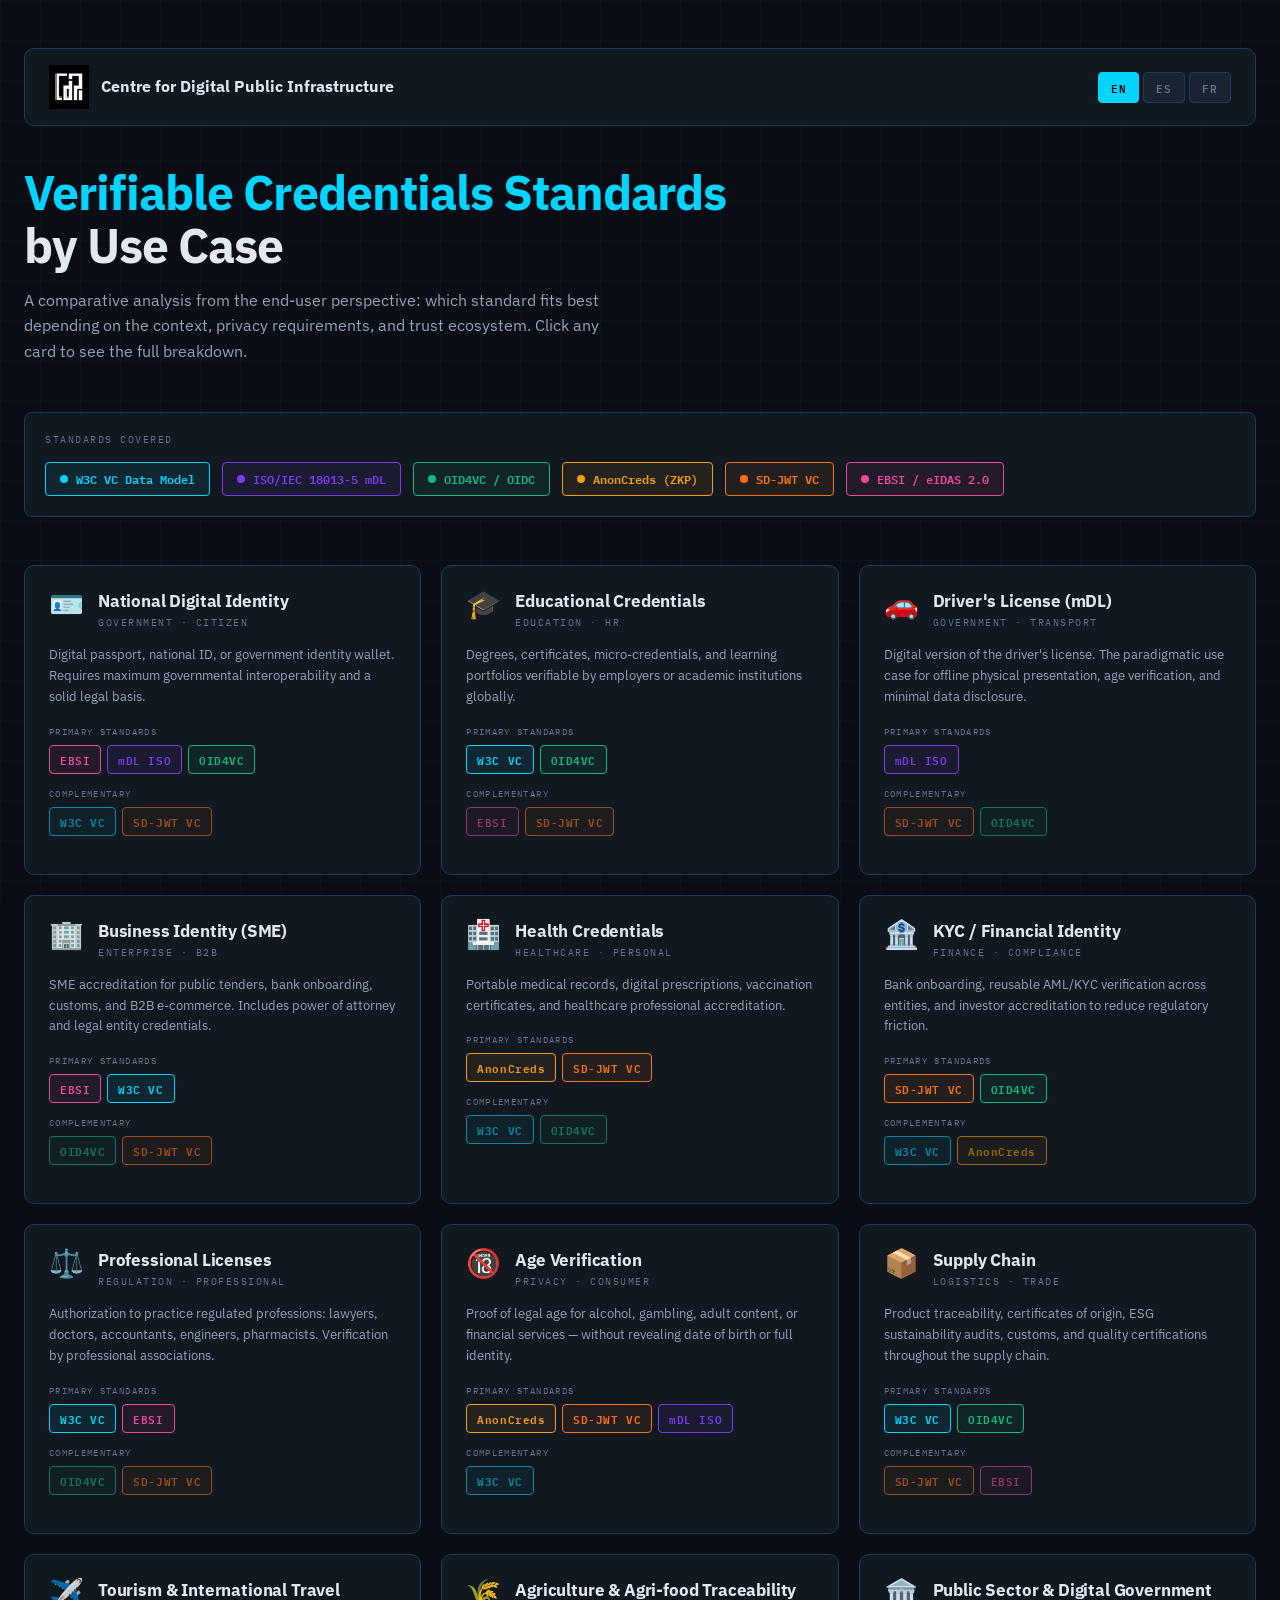
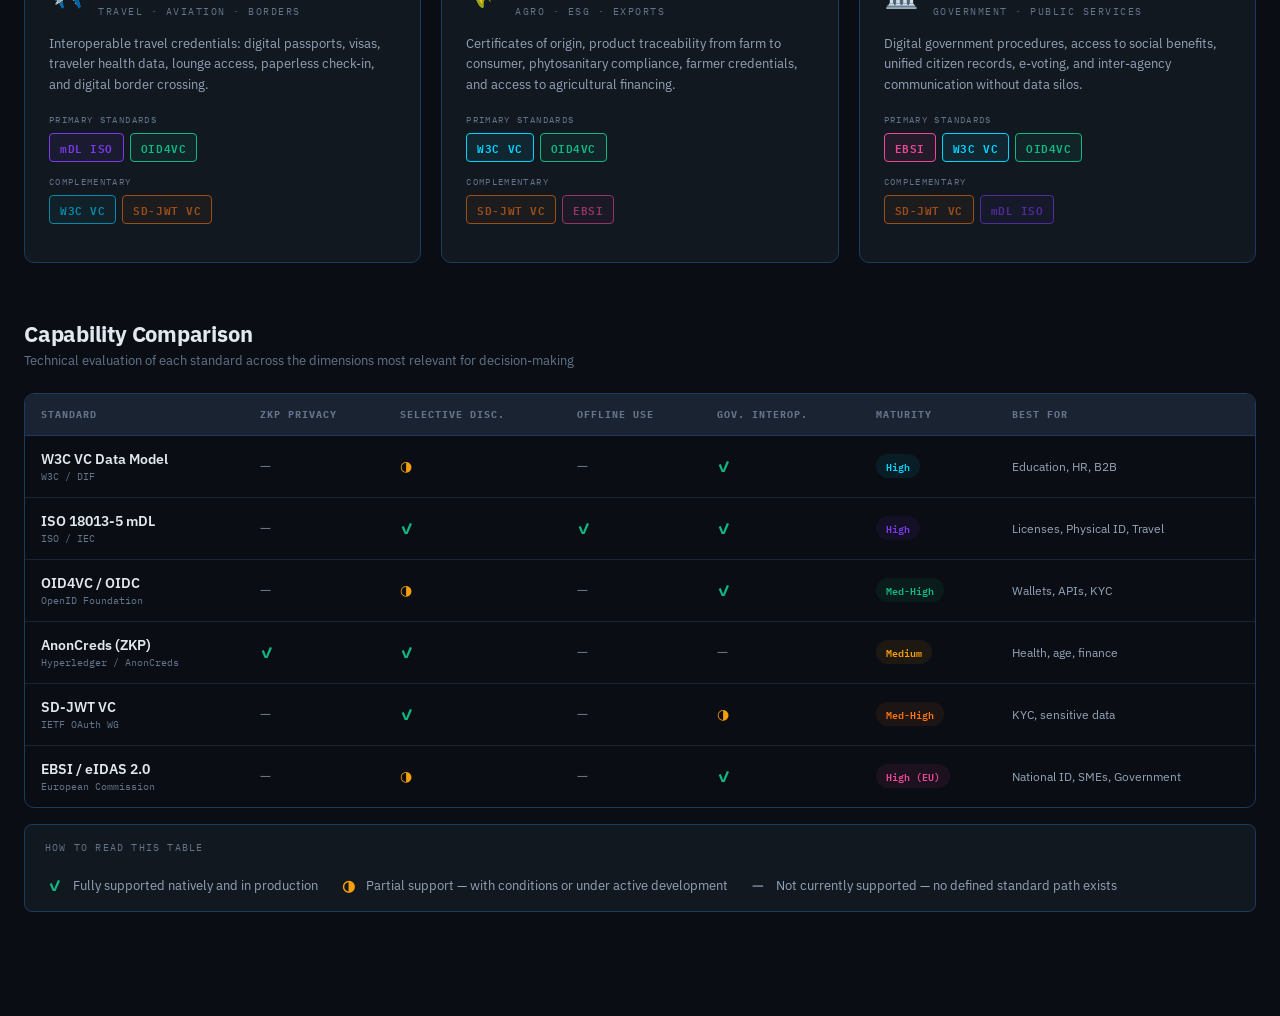
<file: index.html>
<!DOCTYPE html>
<html lang="es">
<head>
<meta charset="UTF-8">
<meta name="viewport" content="width=device-width, initial-scale=1.0">
<title>Estándares de Credenciales Verificables por Caso de Uso</title>
<link href="https://fonts.googleapis.com/css2?family=IBM+Plex+Mono:wght@400;600&family=IBM+Plex+Sans:wght@300;400;600;700&display=swap" rel="stylesheet">
<link rel="stylesheet" href="styles.css">
</head>
<body>
<div class="overlay" id="overlay" onclick="closePanel()"></div>
<div class="detail-panel" id="detailPanel">
  <button class="panel-close" onclick="closePanel()">✕</button>
  <div class="panel-content" id="panelContent"></div>
</div>

<div class="container">

  <div class="logo-bar">
    <div style="display:flex;align-items:center;gap:12px;">
      <img src="[data-uri]" style="height:44px;image-rendering:pixelated;" alt="CDPI Logo">
      <div><div style="font-size:16px;font-weight:700;color:#e2e8f0;font-family:'IBM Plex Sans',sans-serif;line-height:1.2;">Centre for Digital Public Infrastructure</div></div>
    </div>
    <div class="lang-switcher">
      <button class="lang-btn" data-lang="en" onclick="setLanguage('en')">EN</button>
      <button class="lang-btn active" data-lang="es" onclick="setLanguage('es')">ES</button>
      <button class="lang-btn" data-lang="fr" onclick="setLanguage('fr')">FR</button> 
    </div>
  </div>

  <header>
    <h1 data-i18n-html="h1"></h1>
    <p class="subtitle" data-i18n="subtitle"></p>
  </header>

  <div class="legend">
    <div class="legend-title" data-i18n="legendTitle"></div>
    <div class="legend-item c-w3c"><div class="legend-dot dot-w3c"></div>W3C VC Data Model</div>
    <div class="legend-item c-mdoc"><div class="legend-dot dot-mdoc"></div>ISO/IEC 18013-5 mDL</div>
    <div class="legend-item c-oidc"><div class="legend-dot dot-oidc"></div>OID4VC / OIDC</div>
    <div class="legend-item c-anoncred"><div class="legend-dot dot-anoncred"></div>AnonCreds (ZKP)</div>
    <div class="legend-item c-sd-jwt"><div class="legend-dot dot-sd-jwt"></div>SD-JWT VC</div>
    <div class="legend-item c-ebsi"><div class="legend-dot dot-ebsi"></div>EBSI / eIDAS 2.0</div>
  </div>

  <div class="grid" id="cardsGrid"></div>

  <div class="table-section">
    <div class="section-header">
      <div class="section-title" data-i18n="sectionTitle"></div>
      <div class="section-sub" data-i18n="sectionSub"></div>
    </div>
    <div class="table-wrap">
      <table>
        <thead>
          <tr>
            <th data-i18n="thStandard"></th>
            <th data-i18n="thZKP"></th>
            <th data-i18n="thSD"></th>
            <th data-i18n="thOffline"></th>
            <th data-i18n="thGov"></th>
            <th data-i18n="thMaturity"></th>
            <th data-i18n="thBest"></th>
          </tr>
        </thead>
        <tbody id="compTable"></tbody>
      </table>
    </div>
    <div class="table-legend">
      <div class="table-legend-title" data-i18n="tableLegendTitle"></div>
      <div class="tl-item"><span class="tl-sym check">✓</span><span data-i18n="tlCheck"></span></div>
      <div class="tl-item"><span class="tl-sym partial">◑</span><span data-i18n="tlPartial"></span></div>
      <div class="tl-item"><span class="tl-sym cross">—</span><span data-i18n="tlCross"></span></div>
    </div>
  </div>
</div>

<script src="app.js"></script>
</body>
</html>
</file>
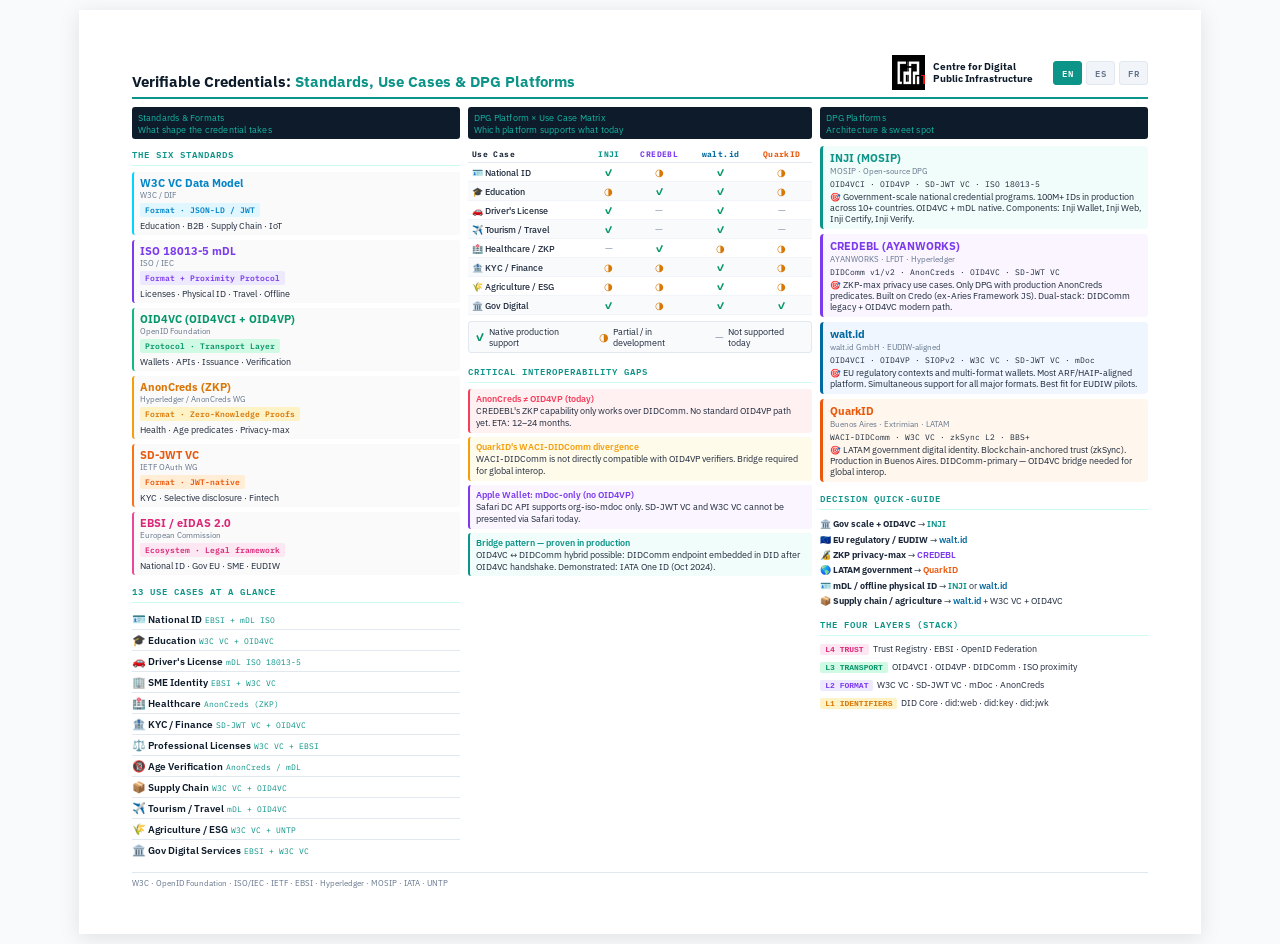
<file: vc-cheatsheet.html>
<!DOCTYPE html>
<html lang="en">
<head>
<meta charset="UTF-8">
<meta name="viewport" content="width=device-width, initial-scale=1.0">
<title>VC Ecosystem Cheatsheet</title>
<link rel="stylesheet" href="cheatsheet.css">
</head>
<body>
<div class="page">

  <!-- Header -->
  <div class="page-header">
    <div>
      <h1 data-i18n-html="headerTitle">Verifiable Credentials: <span>Standards, Use Cases &amp; DPG Platforms</span></h1>
      
    </div>
    <div style="display:flex;align-items:center;gap:8px;">
      <img src="[data-uri]" style="height:36px;image-rendering:pixelated;" alt="CDPI Logo">
      <div style="font-size:10px;font-weight:700;color:#0D1B2A;line-height:1.2;font-family:'IBM Plex Sans',sans-serif;">Centre for Digital<br>Public Infrastructure</div>
      <div class="lang-switcher">
        <button class="lang-btn active" data-lang="en" onclick="setLanguage('en')">EN</button>
        <button class="lang-btn" data-lang="es" onclick="setLanguage('es')">ES</button>
        <button class="lang-btn" data-lang="fr" onclick="setLanguage('fr')">FR</button>
      </div>
    </div>
  </div>

  <!-- Body -->
  <div class="body-grid">

    <!-- COL 1: Standards + Use Cases -->
    <div>
      <div class="col-header"><span data-i18n="col1Header">Standards &amp; Formats</span><span data-i18n="col1HeaderSub">What shape the credential takes</span></div>

      <div class="section-title" data-i18n="sixStandardsTitle">The Six Standards</div>

      <div class="std-card c-w3c">
        <div class="std-name">W3C VC Data Model</div>
        <div class="std-org">W3C / DIF</div>
        <div class="std-tag">Format · JSON-LD / JWT</div>
        <div class="std-best" data-i18n="w3cBest">Education · B2B · Supply Chain · IoT</div>
      </div>
      <div class="std-card c-mdoc">
        <div class="std-name">ISO 18013-5 mDL</div>
        <div class="std-org">ISO / IEC</div>
        <div class="std-tag">Format + Proximity Protocol</div>
        <div class="std-best" data-i18n="mdocBest">Licenses · Physical ID · Travel · Offline</div>
      </div>
      <div class="std-card c-oidc">
        <div class="std-name">OID4VC (OID4VCI + OID4VP)</div>
        <div class="std-org">OpenID Foundation</div>
        <div class="std-tag">Protocol · Transport Layer</div>
        <div class="std-best" data-i18n="oidcBest">Wallets · APIs · Issuance · Verification</div>
      </div>
      <div class="std-card c-anon">
        <div class="std-name">AnonCreds (ZKP)</div>
        <div class="std-org">Hyperledger / AnonCreds WG</div>
        <div class="std-tag">Format · Zero-Knowledge Proofs</div>
        <div class="std-best" data-i18n="anonBest">Health · Age predicates · Privacy-max</div>
      </div>
      <div class="std-card c-sdjwt">
        <div class="std-name">SD-JWT VC</div>
        <div class="std-org">IETF OAuth WG</div>
        <div class="std-tag">Format · JWT-native</div>
        <div class="std-best" data-i18n="sdjwtBest">KYC · Selective disclosure · Fintech</div>
      </div>
      <div class="std-card c-ebsi">
        <div class="std-name">EBSI / eIDAS 2.0</div>
        <div class="std-org">European Commission</div>
        <div class="std-tag">Ecosystem · Legal framework</div>
        <div class="std-best" data-i18n="ebsiBest">National ID · Gov EU · SME · EUDIW</div>
      </div>

      <div class="section-title" style="margin-top:8px" data-i18n="useCasesTitle">12 Use Cases at a Glance</div>

      <div class="uc-row"><span class="uc-icon">🪪</span><span class="uc-name" data-i18n="ucNationalId">National ID</span><span class="uc-std">EBSI + mDL ISO</span></div>
      <div class="uc-row"><span class="uc-icon">🎓</span><span class="uc-name" data-i18n="ucEducation">Education</span><span class="uc-std">W3C VC + OID4VC</span></div>
      <div class="uc-row"><span class="uc-icon">🚗</span><span class="uc-name" data-i18n="ucDriverLicense">Driver's License</span><span class="uc-std">mDL ISO 18013-5</span></div>
      <div class="uc-row"><span class="uc-icon">🏢</span><span class="uc-name" data-i18n="ucSME">SME Identity</span><span class="uc-std">EBSI + W3C VC</span></div>
      <div class="uc-row"><span class="uc-icon">🏥</span><span class="uc-name" data-i18n="ucHealthcare">Healthcare</span><span class="uc-std">AnonCreds (ZKP)</span></div>
      <div class="uc-row"><span class="uc-icon">🏦</span><span class="uc-name" data-i18n="ucKYC">KYC / Finance</span><span class="uc-std">SD-JWT VC + OID4VC</span></div>
      <div class="uc-row"><span class="uc-icon">⚖️</span><span class="uc-name" data-i18n="ucProfLicenses">Professional Licenses</span><span class="uc-std">W3C VC + EBSI</span></div>
      <div class="uc-row"><span class="uc-icon">🔞</span><span class="uc-name" data-i18n="ucAgeVerif">Age Verification</span><span class="uc-std">AnonCreds / mDL</span></div>
      <div class="uc-row"><span class="uc-icon">📦</span><span class="uc-name" data-i18n="ucSupplyChain">Supply Chain</span><span class="uc-std">W3C VC + OID4VC</span></div>
      <div class="uc-row"><span class="uc-icon">✈️</span><span class="uc-name" data-i18n="ucTourism">Tourism / Travel</span><span class="uc-std">mDL + OID4VC</span></div>
      <div class="uc-row"><span class="uc-icon">🌾</span><span class="uc-name" data-i18n="ucAgriculture">Agriculture / ESG</span><span class="uc-std">W3C VC + UNTP</span></div>
      <div class="uc-row"><span class="uc-icon">🏛️</span><span class="uc-name" data-i18n="ucGovDigital">Gov Digital Services</span><span class="uc-std">EBSI + W3C VC</span></div>      
    </div>

    <!-- COL 2: Matrix -->
    <div>
      <div class="col-header"><span data-i18n="col2Header">DPG Platform × Use Case Matrix</span><span data-i18n="col2HeaderSub">Which platform supports what today</span></div>
      <div class="matrix-wrap">
        <table class="matrix">
          <thead>
            <tr>
              <th style="text-align:left" data-i18n="matrixUseCase">Use Case</th>
              <th class="th-inji">INJI</th>
              <th class="th-credebl">CREDEBL</th>
              <th class="th-walt">walt.id</th>
              <th class="th-quark">QuarkID</th>
            </tr>
          </thead>
          <tbody>
            <tr><td data-i18n="matrixNationalId">🪪 National ID</td>         <td class="ck">✓</td><td class="pr">◑</td><td class="ck">✓</td><td class="pr">◑</td></tr>
            <tr><td data-i18n="matrixEducation">🎓 Education</td>             <td class="pr">◑</td><td class="ck">✓</td><td class="ck">✓</td><td class="pr">◑</td></tr>
            <tr><td data-i18n="matrixDriverLicense">🚗 Driver's License</td>  <td class="ck">✓</td><td class="no">—</td><td class="ck">✓</td><td class="no">—</td></tr>
            <tr><td data-i18n="matrixTourism">✈️ Tourism / Travel</td>        <td class="ck">✓</td><td class="no">—</td><td class="ck">✓</td><td class="no">—</td></tr>
            <tr><td data-i18n="matrixHealthcare">🏥 Healthcare / ZKP</td>     <td class="no">—</td><td class="ck">✓</td><td class="pr">◑</td><td class="pr">◑</td></tr>
            <tr><td data-i18n="matrixKYC">🏦 KYC / Finance</td>              <td class="pr">◑</td><td class="pr">◑</td><td class="ck">✓</td><td class="pr">◑</td></tr>
            <tr><td data-i18n="matrixAgriculture">🌾 Agriculture / ESG</td>   <td class="pr">◑</td><td class="pr">◑</td><td class="ck">✓</td><td class="pr">◑</td></tr>
            <tr><td data-i18n="matrixGovDigital">🏛️ Gov Digital</td>          <td class="ck">✓</td><td class="pr">◑</td><td class="ck">✓</td><td class="ck">✓</td></tr>
          </tbody>
        </table>
        <div class="legend-row">
          <div class="legend-item"><span class="ck" style="font-size:11px">✓</span> <span data-i18n="legendNative">Native production support</span></div>
          <div class="legend-item"><span class="pr" style="font-size:11px">◑</span> <span data-i18n="legendPartial">Partial / in development</span></div>
          <div class="legend-item"><span class="no" style="font-size:11px">—</span> <span data-i18n="legendNot">Not supported today</span></div>
        </div>
      </div>

      <div class="section-title" style="margin-top:10px" data-i18n="gapsTitle">Critical Interoperability Gaps</div>

      <div class="gap-box gap-rose">
        <div class="gap-title" data-i18n="gap1Title">AnonCreds ≠ OID4VP (today)</div>
        <div class="gap-body" data-i18n="gap1Body">CREDEBL's ZKP capability only works over DIDComm. No standard OID4VP path yet. ETA: 12–24 months.</div>
      </div>
      <div class="gap-box gap-amber">
        <div class="gap-title" data-i18n="gap2Title">QuarkID's WACI-DIDComm divergence</div>
        <div class="gap-body" data-i18n="gap2Body">WACI-DIDComm is not directly compatible with OID4VP verifiers. Bridge required for global interop.</div>
      </div>
      <div class="gap-box gap-purple">
        <div class="gap-title" data-i18n="gap3Title">Apple Wallet: mDoc-only (no OID4VP)</div>
        <div class="gap-body" data-i18n="gap3Body">Safari DC API supports org-iso-mdoc only. SD-JWT VC and W3C VC cannot be presented via Safari today.</div>
      </div>
      <div class="gap-box gap-teal">
        <div class="gap-title" data-i18n="gap4Title">Bridge pattern — proven in production</div>
        <div class="gap-body" data-i18n="gap4Body">OID4VC ↔ DIDComm hybrid possible: DIDComm endpoint embedded in DID after OID4VC handshake. Demonstrated: IATA One ID (Oct 2024).</div>
      </div>
    </div>

    <!-- COL 3: DPG Platforms + Decision guide -->
    <div>
      <div class="col-header"><span data-i18n="col3Header">DPG Platforms</span><span data-i18n="col3HeaderSub">Architecture &amp; sweet spot</span></div>

      <div class="dpg-card dpg-inji">
        <div class="dpg-name">INJI (MOSIP)</div>
        <div class="dpg-org">MOSIP · Open-source DPG</div>
        <div class="dpg-stack">OID4VCI · OID4VP · SD-JWT VC · ISO 18013-5</div>
        <div class="dpg-sweet" data-i18n="injiSweet">🎯 Government-scale national credential programs. 100M+ IDs in production across 10+ countries. OID4VC + mDL native. Components: Inji Wallet, Inji Web, Inji Certify, Inji Verify.</div>
      </div>

      <div class="dpg-card dpg-credebl">
        <div class="dpg-name">CREDEBL (AYANWORKS)</div>
        <div class="dpg-org">AYANWORKS · LFDT · Hyperledger</div>
        <div class="dpg-stack">DIDComm v1/v2 · AnonCreds · OID4VC · SD-JWT VC</div>
        <div class="dpg-sweet" data-i18n="credeblSweet">🎯 ZKP-max privacy use cases. Only DPG with production AnonCreds predicates. Built on Credo (ex-Aries Framework JS). Dual-stack: DIDComm legacy + OID4VC modern path.</div>
      </div>

      <div class="dpg-card dpg-walt">
        <div class="dpg-name">walt.id</div>
        <div class="dpg-org">walt.id GmbH · EUDIW-aligned</div>
        <div class="dpg-stack">OID4VCI · OID4VP · SIOPv2 · W3C VC · SD-JWT VC · mDoc</div>
        <div class="dpg-sweet" data-i18n="waltSweet">🎯 EU regulatory contexts and multi-format wallets. Most ARF/HAIP-aligned platform. Simultaneous support for all major formats. Best fit for EUDIW pilots.</div>
      </div>

      <div class="dpg-card dpg-quark">
        <div class="dpg-name">QuarkID</div>
        <div class="dpg-org">Buenos Aires · Extrimian · LATAM</div>
        <div class="dpg-stack">WACI-DIDComm · W3C VC · zkSync L2 · BBS+</div>
        <div class="dpg-sweet" data-i18n="quarkSweet">🎯 LATAM government digital identity. Blockchain-anchored trust (zkSync). Production in Buenos Aires. DIDComm-primary — OID4VC bridge needed for global interop.</div>
      </div>

      <div class="section-title" style="margin-top:8px" data-i18n="decisionTitle">Decision Quick-Guide</div>

      <div style="font-size: 9px; line-height: 1.7; color: var(--dgray);">
        <div data-i18n-html="d1">🏛️ <strong>Gov scale + OID4VC</strong> → <span style="color:var(--inji);font-weight:600">INJI</span></div>
        <div data-i18n-html="d2">🇪🇺 <strong>EU regulatory / EUDIW</strong> → <span style="color:var(--walt);font-weight:600">walt.id</span></div>
        <div data-i18n-html="d3">🔏 <strong>ZKP privacy-max</strong> → <span style="color:var(--credebl);font-weight:600">CREDEBL</span></div>
        <div data-i18n-html="d4">🌎 <strong>LATAM government</strong> → <span style="color:var(--quark);font-weight:600">QuarkID</span></div>
        <div data-i18n-html="d5">🪪 <strong>mDL / offline physical ID</strong> → <span style="color:var(--inji);font-weight:600">INJI</span> or <span style="color:var(--walt);font-weight:600">walt.id</span></div>
        <div data-i18n-html="d6">📦 <strong>Supply chain / agriculture</strong> → <span style="color:var(--walt);font-weight:600">walt.id</span> + W3C VC + OID4VC</div>       
      </div>

      <div class="section-title" style="margin-top:8px" data-i18n="stackTitle">The Four Layers (Stack)</div>
      <div style="font-size:9px; line-height:1.65;">
        <div style="margin-bottom:3px"><span style="background:#fce7f3;color:#db2777;padding:1px 5px;border-radius:2px;font-family:monospace;font-size:8px;font-weight:600">L4 TRUST</span> &nbsp;<span data-i18n="l4text">Trust Registry · EBSI · OpenID Federation</span></div>
        <div style="margin-bottom:3px"><span style="background:#d1fae5;color:#059669;padding:1px 5px;border-radius:2px;font-family:monospace;font-size:8px;font-weight:600">L3 TRANSPORT</span> &nbsp;<span data-i18n="l3text">OID4VCI · OID4VP · DIDComm · ISO proximity</span></div>
        <div style="margin-bottom:3px"><span style="background:#ede9fe;color:#7c3aed;padding:1px 5px;border-radius:2px;font-family:monospace;font-size:8px;font-weight:600">L2 FORMAT</span> &nbsp;<span data-i18n="l2text">W3C VC · SD-JWT VC · mDoc · AnonCreds</span></div>
        <div><span style="background:#fef3c7;color:#d97706;padding:1px 5px;border-radius:2px;font-family:monospace;font-size:8px;font-weight:600">L1 IDENTIFIERS</span> &nbsp;<span data-i18n="l1text">DID Core · did:web · did:key · did:ion</span></div>
      </div>
    </div>

  </div><!-- /body-grid -->

  <!-- Footer -->
  <div class="page-footer">
    <span data-i18n="footer"></span>
  </div>

</div><!-- /page -->
<script src="cheatsheet.js"></script>
</body>
</html>
</file>
<file: styles.css>
:root {
  --bg: #0a0e14; --surface: #111820; --surface2: #1a2332;
  --border: #1e3a5f; --accent: #00d4ff; --accent2: #7c3aed;
  --accent3: #10b981; --accent4: #f59e0b; --accent5: #ef4444;
  --text: #e2e8f0; --text-muted: #64748b; --text-dim: #94a3b8;
}
* { margin:0; padding:0; box-sizing:border-box; }
body { background:var(--bg); color:var(--text); font-family:'IBM Plex Sans',sans-serif; min-height:100vh; overflow-x:hidden; }
body::before { content:''; position:fixed; inset:0;
  background-image: linear-gradient(rgba(0,212,255,0.03) 1px,transparent 1px), linear-gradient(90deg,rgba(0,212,255,0.03) 1px,transparent 1px);
  background-size:40px 40px; pointer-events:none; z-index:0; }
.container { max-width:1400px; margin:0 auto; padding:48px 24px; position:relative; z-index:1; }

/* ── Logo bar ─────────────────────────────────────────────────── */
.logo-bar {
  display:flex; align-items:center; gap:16px;
  padding:16px 24px; margin-bottom:40px;
  background:var(--surface); border:1px solid var(--border); border-radius:10px;
}
.logo-bar img { height:44px; max-width:180px; object-fit:contain; }
.logo-bar .logo-placeholder {
  height:44px; min-width:140px; display:flex; align-items:center; justify-content:center;
  border:1px dashed var(--border); border-radius:6px; padding:0 16px;
  font-family:'IBM Plex Mono',monospace; font-size:11px; color:var(--text-muted);
  letter-spacing:0.1em; text-transform:uppercase;
}
.logo-bar .logo-divider { width:1px; height:36px; background:var(--border); }
.logo-bar .logo-tagline { font-size:13px; color:var(--text-dim); }

/* ── Lang switcher ────────────────────────────────────────────── */
.lang-switcher { margin-left:auto; display:flex; gap:4px; }
.lang-btn {
  background:var(--surface2); border:1px solid var(--border); border-radius:4px;
  color:var(--text-muted); font-family:'IBM Plex Mono',monospace; font-size:11px;
  font-weight:600; padding:5px 12px; cursor:pointer; transition:all 0.2s; letter-spacing:0.08em;
}
.lang-btn:hover { border-color:var(--accent); color:var(--accent); }
.lang-btn.active { background:var(--accent); border-color:var(--accent); color:#000; }

/* ── Header ───────────────────────────────────────────────────── */
header { margin-bottom:48px; }
.eyebrow { font-family:'IBM Plex Mono',monospace; font-size:11px; letter-spacing:0.2em; color:var(--accent); text-transform:uppercase; margin-bottom:12px; display:flex; align-items:center; gap:8px; }
.eyebrow::before { content:''; width:24px; height:1px; background:var(--accent); }
h1 { font-size:clamp(28px,4vw,48px); font-weight:700; line-height:1.1; letter-spacing:-0.02em; margin-bottom:16px; }
h1 span { color:var(--accent); }
.subtitle { color:var(--text-dim); font-size:16px; max-width:600px; line-height:1.6; }

/* ── Legend ───────────────────────────────────────────────────── */
.legend { display:flex; flex-wrap:wrap; gap:12px; margin-bottom:48px; padding:20px; background:var(--surface); border:1px solid var(--border); border-radius:8px; }
.legend-title { width:100%; font-family:'IBM Plex Mono',monospace; font-size:10px; letter-spacing:0.15em; color:var(--text-muted); text-transform:uppercase; margin-bottom:4px; }
.legend-item { display:flex; align-items:center; gap:8px; padding:6px 14px; border-radius:4px; border:1px solid; font-family:'IBM Plex Mono',monospace; font-size:12px; font-weight:600; cursor:pointer; transition:all 0.2s; }
.legend-item:hover { filter:brightness(1.3); transform:translateY(-1px); }
.legend-dot { width:8px; height:8px; border-radius:50%; }

/* ── Cards ────────────────────────────────────────────────────── */
.grid { display:grid; grid-template-columns:repeat(auto-fill,minmax(360px,1fr)); gap:20px; margin-bottom:56px; }
.card { background:var(--surface); border:1px solid var(--border); border-radius:10px; padding:24px; position:relative; overflow:hidden; transition:all 0.3s; cursor:pointer; }
.card:hover { border-color:var(--accent); transform:translateY(-3px); box-shadow:0 12px 40px rgba(0,212,255,0.08); }
.card-header { display:flex; align-items:flex-start; gap:14px; margin-bottom:16px; }
.card-icon { font-size:28px; line-height:1; flex-shrink:0; }
.card-title { font-size:17px; font-weight:700; margin-bottom:4px; letter-spacing:-0.01em; }
.card-category { font-family:'IBM Plex Mono',monospace; font-size:10px; letter-spacing:0.15em; color:var(--text-muted); text-transform:uppercase; }
.card-description { font-size:13px; color:var(--text-dim); line-height:1.6; margin-bottom:18px; }
.standards-section { margin-bottom:14px; }
.standards-label { font-family:'IBM Plex Mono',monospace; font-size:9px; letter-spacing:0.15em; color:var(--text-muted); text-transform:uppercase; margin-bottom:8px; }
.tags { display:flex; flex-wrap:wrap; gap:6px; }
.tag { font-family:'IBM Plex Mono',monospace; font-size:11px; font-weight:600; padding:4px 10px; border-radius:4px; border:1px solid; letter-spacing:0.05em; }
.tag.secondary { opacity:0.6; }

/* ── Comparison table ─────────────────────────────────────────── */
.table-section { margin-bottom:56px; }
.section-header { margin-bottom:24px; }
.section-title { font-size:22px; font-weight:700; letter-spacing:-0.01em; margin-bottom:4px; }
.section-sub { color:var(--text-muted); font-size:13px; }
.table-wrap { overflow-x:auto; border:1px solid var(--border); border-radius:10px; }
table { width:100%; border-collapse:collapse; font-size:13px; }
thead { background:var(--surface2); }
th { padding:14px 16px; text-align:left; font-family:'IBM Plex Mono',monospace; font-size:10px; letter-spacing:0.1em; color:var(--text-muted); text-transform:uppercase; white-space:nowrap; border-bottom:1px solid var(--border); }
th:first-child { min-width:160px; }
td { padding:14px 16px; border-bottom:1px solid rgba(30,58,95,0.5); vertical-align:middle; }
tr:last-child td { border-bottom:none; }
tr:hover td { background:rgba(0,212,255,0.02); }
.std-name { font-weight:600; font-size:14px; }
.std-org { font-family:'IBM Plex Mono',monospace; font-size:10px; color:var(--text-muted); margin-top:2px; }
.check { color:var(--accent3); font-size:15px; font-weight:700; }
.partial { color:var(--accent4); font-size:14px; }
.cross { color:var(--text-muted); font-size:14px; }
.pill { display:inline-block; padding:3px 10px; border-radius:20px; font-family:'IBM Plex Mono',monospace; font-size:10px; font-weight:600; }

/* ── Table legend ─────────────────────────────────────────────── */
.table-legend {
  margin-top:16px; padding:16px 20px;
  background:var(--surface); border:1px solid var(--border); border-radius:8px;
  display:flex; flex-wrap:wrap; gap:20px; align-items:center;
}
.table-legend-title { font-family:'IBM Plex Mono',monospace; font-size:10px; letter-spacing:0.12em; color:var(--text-muted); text-transform:uppercase; width:100%; margin-bottom:2px; }
.tl-item { display:flex; align-items:center; gap:8px; font-size:13px; color:var(--text-dim); }
.tl-sym { font-size:15px; font-weight:700; min-width:20px; text-align:center; }

/* ── Detail panel ─────────────────────────────────────────────── */
.detail-panel { display:none; position:fixed; right:0; top:0; bottom:0; width:min(500px,100vw); background:var(--surface); border-left:1px solid var(--border); z-index:100; overflow-y:auto; padding:32px; box-shadow:-20px 0 60px rgba(0,0,0,0.5); animation:slideIn 0.3s ease; }
@keyframes slideIn { from{transform:translateX(100%)} to{transform:translateX(0)} }
.panel-close { position:absolute; top:16px; right:16px; width:32px; height:32px; background:var(--surface2); border:1px solid var(--border); border-radius:4px; color:var(--text); font-size:18px; cursor:pointer; display:flex; align-items:center; justify-content:center; transition:all 0.2s; }
.panel-close:hover { background:var(--accent5); border-color:var(--accent5); }
.panel-content h2 { font-size:24px; font-weight:700; margin-bottom:6px; margin-top:24px; }
.panel-content .desc { color:var(--text-dim); font-size:14px; line-height:1.7; margin-bottom:20px; }
.panel-std-block { background:var(--surface2); border:1px solid var(--border); border-radius:8px; padding:16px; margin-bottom:12px; }
.panel-std-name { font-weight:700; font-size:14px; margin-bottom:4px; display:flex; align-items:center; gap:8px; }
.panel-std-why { font-size:13px; color:var(--text-dim); line-height:1.6; }
.reqs { margin-top:20px; }
.req-item { display:flex; align-items:flex-start; gap:10px; padding:10px 0; border-bottom:1px solid rgba(30,58,95,0.5); font-size:13px; }
.req-item:last-child { border-bottom:none; }
.req-icon { flex-shrink:0; font-size:14px; }
.req-text { color:var(--text-dim); line-height:1.5; }
.req-text strong { color:var(--text); }

/* ── Colors ───────────────────────────────────────────────────── */
.c-w3c    { color:#00d4ff; border-color:#00d4ff; background:rgba(0,212,255,0.08); }
.c-mdoc   { color:#7c3aed; border-color:#7c3aed; background:rgba(124,58,237,0.08); }
.c-oidc   { color:#10b981; border-color:#10b981; background:rgba(16,185,129,0.08); }
.c-anoncred { color:#f59e0b; border-color:#f59e0b; background:rgba(245,158,11,0.08); }
.c-sd-jwt { color:#f97316; border-color:#f97316; background:rgba(249,115,22,0.08); }
.c-ebsi   { color:#ec4899; border-color:#ec4899; background:rgba(236,72,153,0.08); }
.dot-w3c{background:#00d4ff} .dot-mdoc{background:#7c3aed} .dot-oidc{background:#10b981}
.dot-anoncred{background:#f59e0b} .dot-sd-jwt{background:#f97316} .dot-ebsi{background:#ec4899}

.overlay { display:none; position:fixed; inset:0; background:rgba(0,0,0,0.5); z-index:99; }

/* ── Code example block ───────────────────────────────────────── */
.code-example-section { margin-top:24px; border-top:1px solid var(--border); padding-top:20px; }
.code-format-label { font-family:'IBM Plex Mono',monospace; font-size:11px; color:var(--accent); letter-spacing:0.08em; margin-bottom:8px; }
.code-block {
  background:#0d1117; border:1px solid var(--border); border-radius:6px;
  padding:14px 16px; overflow-x:auto; margin-bottom:10px;
  font-family:'IBM Plex Mono',monospace; font-size:11.5px; line-height:1.65;
  color:#c9d1d9; white-space:pre;
}
.code-block code { font-family:inherit; }
.code-note { font-size:12px; color:var(--text-muted); line-height:1.55; font-style:italic; }
</file>
<file: cheatsheet.css>
@import url('https://fonts.googleapis.com/css2?family=IBM+Plex+Mono:wght@400;600&family=IBM+Plex+Sans:wght@300;400;600;700&display=swap');

:root {
  --navy: #0D1B2A; --teal: #0D9488; --teal2: #14B8A6; --mint: #ccfbf1;
  --white: #ffffff; --off: #f0fdf9; --lgray: #e2e8f0; --gray: #64748b;
  --dgray: #1e293b; --amber: #f59e0b; --rose: #f43f5e;
  --purple: #7c3aed; --orange: #ea580c; --blue: #0369a1; --green: #10b981;
  --inji: #0D9488; --credebl: #7c3aed; --walt: #0369a1; --quark: #ea580c;
}

* { margin: 0; padding: 0; box-sizing: border-box; }

body {
  font-family: 'IBM Plex Sans', sans-serif;
  background: #f8fafc;
  color: var(--dgray);
  font-size: 11px;
}

@media print {
  body { background: white; }
  .page { box-shadow: none !important; }
  .lang-switcher { display: none !important; }
}

.page {
  width: 297mm; min-height: 210mm;
  margin: 10px auto; padding: 12mm 14mm;
  background: white;
  box-shadow: 0 4px 20px rgba(0,0,0,0.1);
  display: grid;
  grid-template-rows: auto 1fr;
  gap: 8px;
}

/* ── Header ── */
.page-header {
  display: flex; justify-content: space-between; align-items: flex-end;
  padding-bottom: 6px; border-bottom: 2px solid var(--teal);
}
.page-header h1 { font-size: 15px; font-weight: 700; color: var(--navy); }
.page-header h1 span { color: var(--teal); }
.page-header .subtitle { font-size: 9px; color: var(--gray); margin-top: 2px; }
.logo-placeholder {
  border: 1px dashed var(--lgray); padding: 4px 10px; border-radius: 4px;
  font-size: 8px; color: var(--gray); font-family: 'IBM Plex Mono', monospace;
  text-transform: uppercase; letter-spacing: 0.1em;
}

/* ── Lang switcher ── */
.lang-switcher {
  display: flex; gap: 4px; align-items: center; margin-left: 12px;
}
.lang-btn {
  background: #f1f5f9; border: 1px solid var(--lgray); border-radius: 3px;
  color: var(--gray); font-family: 'IBM Plex Mono', monospace; font-size: 9px;
  font-weight: 600; padding: 3px 8px; cursor: pointer; transition: all 0.15s;
  letter-spacing: 0.06em;
}
.lang-btn:hover { border-color: var(--teal); color: var(--teal); }
.lang-btn.active { background: var(--teal); border-color: var(--teal); color: white; }

/* ── 3-col main layout ── */
.body-grid {
  display: grid;
  grid-template-columns: 1fr 1.05fr 1fr;
  gap: 8px;
}

/* ── Section titles ── */
.section-title {
  font-family: 'IBM Plex Mono', monospace;
  font-size: 8.5px; font-weight: 600; letter-spacing: 0.12em;
  text-transform: uppercase; color: var(--teal);
  border-bottom: 1px solid var(--mint);
  padding-bottom: 3px; margin-bottom: 6px;
}

/* ── Standards cards ── */
.std-card {
  border-left: 2.5px solid; border-radius: 3px;
  padding: 4px 6px; margin-bottom: 5px;
  background: #fafafa;
}
.std-name { font-size: 11px; font-weight: 700; }
.std-org  { font-size: 8px; color: var(--gray); margin-bottom: 2px; }
.std-tag  { display: inline-block; font-family: 'IBM Plex Mono', monospace; font-size: 7.5px; font-weight: 600; padding: 1px 5px; border-radius: 2px; margin-bottom: 3px; }
.std-best { font-size: 9px; color: var(--dgray); }

.c-w3c    { border-color: #00d4ff; }
.c-w3c    .std-name { color: #0284c7; }
.c-w3c    .std-tag  { background: #e0f7ff; color: #0284c7; }
.c-mdoc   { border-color: #7c3aed; }
.c-mdoc   .std-name { color: #7c3aed; }
.c-mdoc   .std-tag  { background: #ede9fe; color: #7c3aed; }
.c-oidc   { border-color: #10b981; }
.c-oidc   .std-name { color: #059669; }
.c-oidc   .std-tag  { background: #d1fae5; color: #059669; }
.c-anon   { border-color: #f59e0b; }
.c-anon   .std-name { color: #d97706; }
.c-anon   .std-tag  { background: #fef3c7; color: #d97706; }
.c-sdjwt  { border-color: #f97316; }
.c-sdjwt  .std-name { color: #ea580c; }
.c-sdjwt  .std-tag  { background: #ffedd5; color: #ea580c; }
.c-ebsi   { border-color: #ec4899; }
.c-ebsi   .std-name { color: #db2777; }
.c-ebsi   .std-tag  { background: #fce7f3; color: #db2777; }

/* ── Use case list ── */
.uc-row {
  display: grid; grid-template-columns: 1.4em auto 1fr;
  gap: 3px; align-items: baseline;
  padding: 3px 0; border-bottom: 1px solid var(--lgray);
  font-size: 9.5px;
}
.uc-row:last-child { border-bottom: none; }
.uc-icon { font-size: 11px; }
.uc-name { font-weight: 600; color: var(--navy); white-space: nowrap; }
.uc-std  { font-family: 'IBM Plex Mono', monospace; font-size: 8px; color: var(--teal); }

/* ── Matrix table ── */
.matrix-wrap { overflow: visible; }
.matrix { width: 100%; border-collapse: collapse; font-size: 9px; }
.matrix thead th {
  padding: 3px 4px; text-align: center;
  font-family: 'IBM Plex Mono', monospace; font-size: 8px;
  font-weight: 700; letter-spacing: 0.05em;
  border-bottom: 1.5px solid var(--lgray);
  white-space: nowrap;
}
.matrix thead th:first-child { text-align: left; }
.matrix tbody td {
  padding: 2.5px 4px; border-bottom: 1px solid #f1f5f9;
  text-align: center; font-size: 10px;
}
.matrix tbody td:first-child {
  text-align: left; font-size: 9px; font-weight: 500; color: var(--dgray);
  white-space: nowrap;
}
.matrix tbody tr:nth-child(even) td { background: #f8fafc; }
.ck  { color: #059669; font-weight: 700; }
.pr  { color: #d97706; }
.no  { color: #94a3b8; }

.th-inji    { color: var(--inji) !important; }
.th-credebl { color: var(--credebl) !important; }
.th-walt    { color: var(--walt) !important; }
.th-quark   { color: var(--quark) !important; }

/* ── DPG cards ── */
.dpg-card {
  border-radius: 4px; padding: 5px 7px; margin-bottom: 5px;
  border-left: 3px solid;
}
.dpg-name { font-size: 11px; font-weight: 700; margin-bottom: 1px; }
.dpg-org  { font-size: 8px; color: var(--gray); }
.dpg-stack { font-family: 'IBM Plex Mono', monospace; font-size: 7.5px; margin: 3px 0 2px; color: var(--dgray); }
.dpg-sweet { font-size: 8.5px; color: var(--dgray); }
.dpg-inji    { border-color: var(--inji); background: #f0fdfa; }
.dpg-credebl { border-color: var(--credebl); background: #faf5ff; }
.dpg-walt    { border-color: var(--walt); background: #eff6ff; }
.dpg-quark   { border-color: var(--quark); background: #fff7ed; }
.dpg-inji    .dpg-name { color: var(--inji); }
.dpg-credebl .dpg-name { color: var(--credebl); }
.dpg-walt    .dpg-name { color: var(--walt); }
.dpg-quark   .dpg-name { color: var(--quark); }

/* ── Gap boxes ── */
.gap-box {
  border-radius: 3px; padding: 4px 6px; margin-bottom: 4px;
  border-left: 2.5px solid;
}
.gap-title { font-weight: 600; font-size: 9px; margin-bottom: 1px; }
.gap-body  { font-size: 8.5px; color: var(--dgray); line-height: 1.4; }
.gap-rose   { border-color: var(--rose); background: #fff1f2; }
.gap-rose   .gap-title { color: var(--rose); }
.gap-amber  { border-color: var(--amber); background: #fffbeb; }
.gap-amber  .gap-title { color: var(--amber); }
.gap-purple { border-color: var(--purple); background: #faf5ff; }
.gap-purple .gap-title { color: var(--purple); }
.gap-teal   { border-color: var(--teal); background: #f0fdfa; }
.gap-teal   .gap-title { color: var(--teal); }

/* ── Legend ── */
.legend-row {
  display: flex; gap: 12px; align-items: center;
  padding: 4px 6px; background: #f8fafc; border-radius: 3px;
  margin-top: 6px; font-size: 9px; border: 1px solid var(--lgray);
}
.legend-item { display: flex; align-items: center; gap: 4px; }

/* ── Footer ── */
.page-footer {
  grid-column: 1/-1; display: flex; justify-content: space-between;
  align-items: center; padding-top: 5px;
  border-top: 1px solid var(--lgray); font-size: 8px; color: var(--gray);
  margin-top: 4px;
}

/* ── Column headers ── */
.col-header {
  background: var(--navy); color: white; border-radius: 3px;
  padding: 4px 6px; font-size: 10px; font-weight: 700;
  margin-bottom: 7px; letter-spacing: 0.02em;
}
.col-header span { color: var(--teal2); font-size: 8.5px; font-weight: 400; display: block; margin-top: 1px; }
</file>
